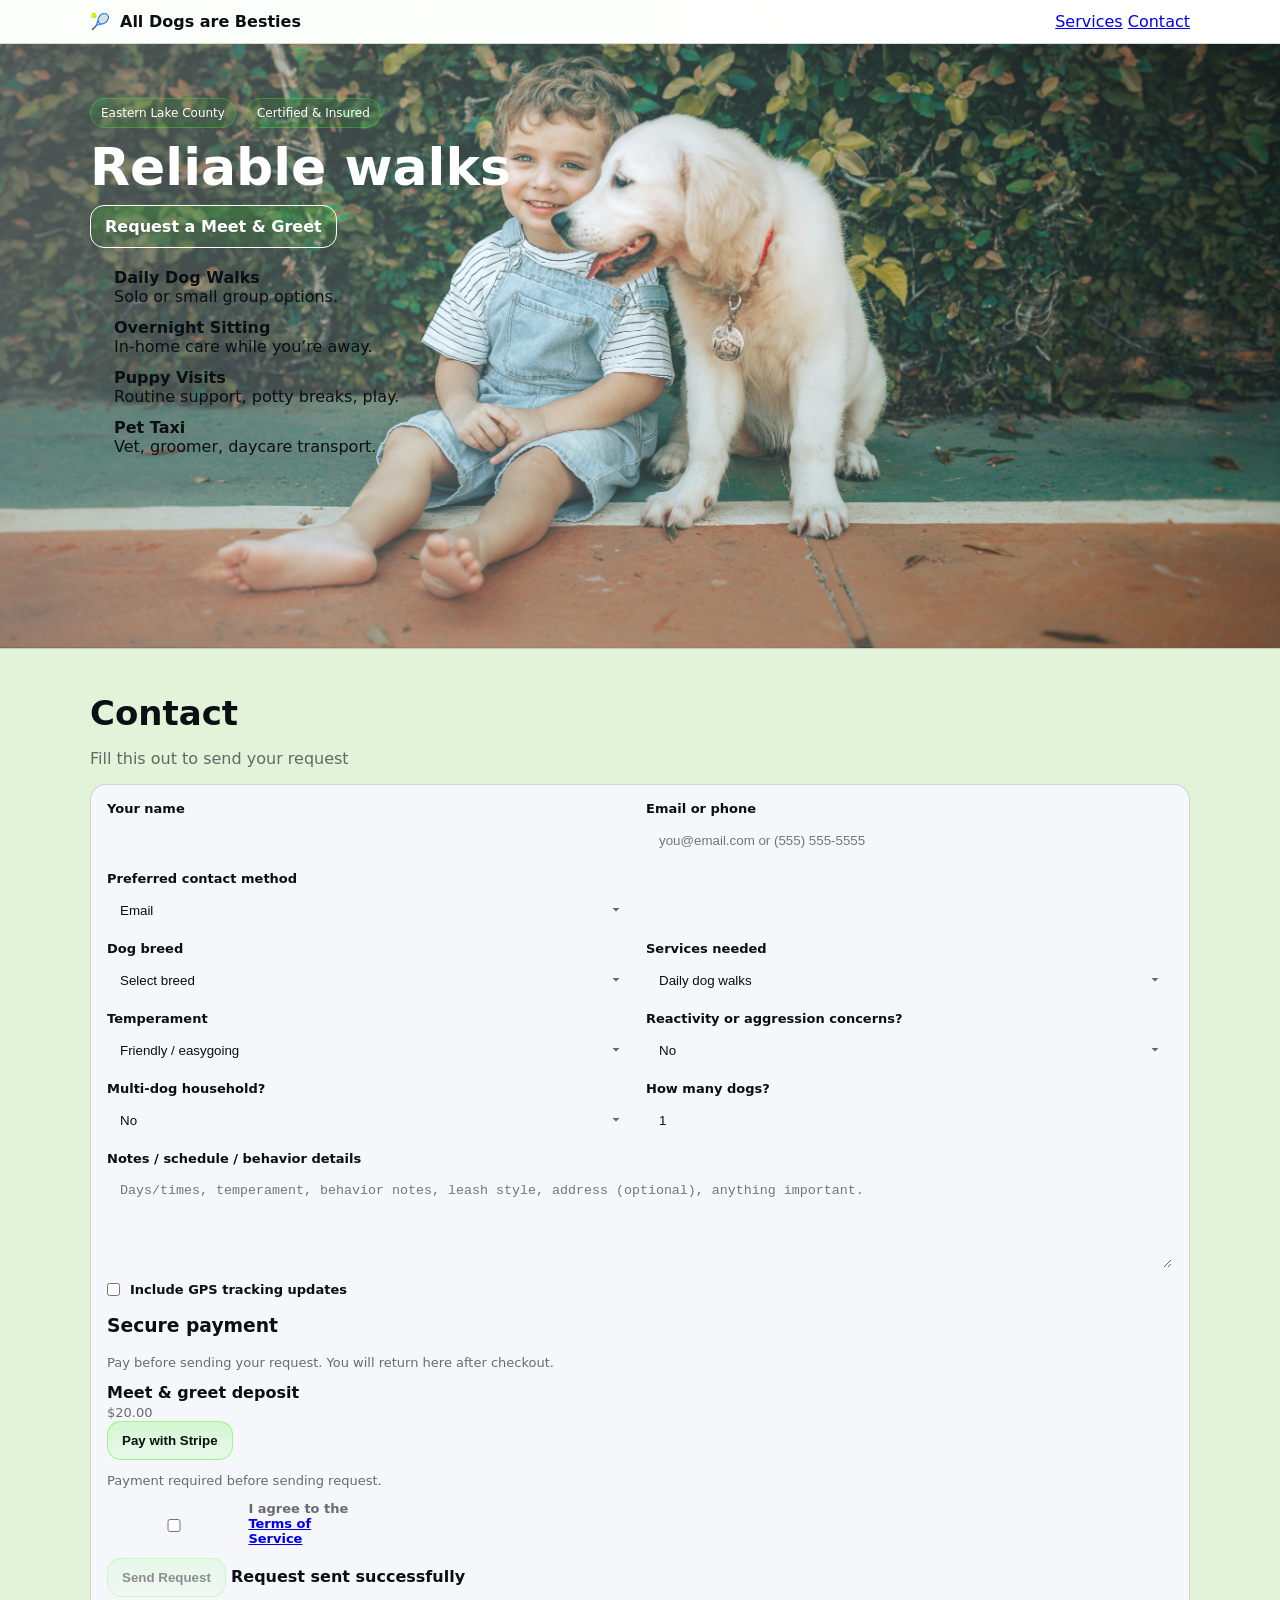
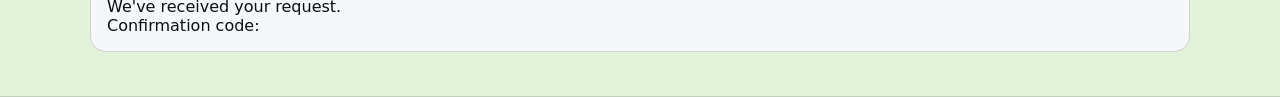
<file: index.html>
<!doctype html>
<html lang="en">
<head>
  <meta charset="utf-8" />
  <meta name="viewport" content="width=device-width, initial-scale=1.0">
  <title>All Dogs are Besties</title>
  <link rel="stylesheet" href="styles.css" />
</head>
<body>
  <!-- DEPLOY MARKER: 2026-02-26-TEST-777 -->
  <header class="topbar">
    <div class="container">
      <a class="brand" href="#top">
        <span aria-hidden="true">🎾</span>
        <span><span class="brand-strong">All Dogs are Besties</span></span>
      </a>

      <nav class="nav">
        <a href="#services">Services</a>
        <a href="#contact">Contact</a>
      </nav>
    </div>
  </header>

  <main id="top">
    <div class="mobile-cta">
  <div class="container">
    <a class="btn mobile-cta-btn" href="#contact">Request a Meet & Greet</a>
  </div>
</div>
    <section class="hero">
    <div class="container"> 
        <p class="chips">
          
          <span class="chip">Eastern Lake County</span>
          <span class="chip">Certified & Insured</span>
        </p>

        <h1>Reliable walks </h1>
         

        <a class="btn" href="#contact">Request a Meet & Greet</a>
        <div class="hero-services hero-services-left">
  <div class="hero-svc"><strong>Daily Dog Walks</strong><br><span>Solo or small group options.</span></div>
  <div class="hero-svc"><strong>Overnight Sitting</strong><br><span>In-home care while you’re away.</span></div>
</div>

<div class="hero-services hero-services-right">
  <div class="hero-svc"><strong>Puppy Visits</strong><br><span>Routine support, potty breaks, play.</span></div>
  <div class="hero-svc"><strong>Pet Taxi</strong><br><span>Vet, groomer, daycare transport.</span></div>
</div>
     </div>
    </section>
<section class="mobile-services">
  <div class="container">
    <h2>Our Services</h2>

    <a class="mobile-service-card" href="#contact">Dog Walking</a>
    <a class="mobile-service-card" href="#contact">Overnight Pet Sitting</a>
    <a class="mobile-service-card" href="#contact">Pet Taxi</a>
    <a class="mobile-service-card" href="#contact">Contact Us</a>
  </div>
</section>
    <!-- #5 CONTACT FORM PARAMETERS -->
    <section id="contact" class="section dark">
      <div class="container">
        <h2>Contact</h2>
      <p class="muted">Fill this out to send your request</p>
     <form id="contactForm" class="form">
          <div class="row">
            <label>
              Your name
              <input type="text" name="name" autocomplete="name" required />
            </label>

            <label>
              Email or phone
              <input name="reply" required placeholder="you@email.com or (555) 555-5555" />
            </label>
          </div>
         <div class="row">
            <label>
              Preferred contact method
              <select name="pref">
                <option>Email</option>
                <option>Text</option>
                <option>Phone call</option>
              </select>
            </label>
          </div>

          <div class="row">
            <label>
  Dog breed
  <select name="breed">
<option value="">Select breed</option>
<optgroup label="Small (under 25 lbs)">
<option>Boston Terrier</option>
<option>Cavalier King Charles Spaniel</option>
<option>Chihuahua</option>
<option>Dachshund</option>
<option>French Bulldog</option>
<option>Havanese</option>
<option>Italian Greyhound</option>
<option>Jack Russell Terrier</option>
<option>Maltese</option>
<option>Miniature Pinscher</option>
<option>Miniature Schnauzer</option>
<option>Papillon</option>
<option>Pekingese</option>
<option>Pomeranian</option>
<option>Shih Tzu</option>
<option>Yorkshire Terrier</option>
</optgroup>
    <optgroup label="Medium (40–70 lbs)">
<option>Australian Cattle Dog</option>
<option>Australian Shepherd</option>
<option>Belgian Malinois</option>
<option>Bernedoodle (Standard)</option>
<option>Border Collie</option>
<option>Boxer</option>
<option>Brittany</option>
<option>Collie</option>
<option>Dalmatian</option>
<option>English Springer Spaniel</option>
<option>German Shorthaired Pointer</option>
<option>Goldendoodle (Standard)</option>
<option>Golden Retriever</option>
<option>Labradoodle (Standard)</option>
<option>Labrador Retriever</option>
<option>Siberian Husky</option>
<option>Standard Poodle</option>
<option>Vizsla</option>
<option>Weimaraner</option>
    </optgroup>

    <optgroup label="Large (70–100 lbs)">
<option>Akita</option>
<option>Alaskan Malamute</option>
<option>American Bulldog</option>
<option>Belgian Tervuren</option>
<option>Bloodhound</option>
<option>Bullmastiff</option>
<option>Cane Corso</option>
<option>Chesapeake Bay Retriever</option>
<option>Doberman Pinscher</option>
<option>German Shepherd</option>
<option>Giant Schnauzer</option>
<option>Old English Sheepdog</option>
<option>Rhodesian Ridgeback</option>
<option>Rottweiler</option>
    </optgroup>
    <optgroup label="Common Mixes">
<option>Husky Mix</option>
<option>Lab Mix</option>
<option>Mixed Breed (Large)</option>
<option>Pit Bull Mix</option>
<option>Retriever Mix</option>
<option>Shepherd Mix</option>
    </optgroup>

    <option>Other</option>

  </select>
</label>
            <label>
              Services needed
              <select name="service">
                <option>Daily dog walks</option>
                <option>Puppy visits</option>
                <option>Overnight sitting</option>
                <option>Pet taxi</option>
                <option>Drop-in visit</option>
                <option>Not sure yet</option>
              </select>
            </label>
          </div>

 <!-- Temperament -->
<div class="row">
  <label>
    Temperament
    <select name="temperament">
      <option selected>Friendly / easygoing</option>
      <option>Shy / nervous</option>
      <option>High energy</option>
      <option>Protective / territorial</option>
      <option>Independent / stubborn</option>
      <option>Working / very driven</option>
      <option>Senior / low energy</option>
      <option>Puppy / in training</option>
      <option>Other / not sure</option>
    </select>
  </label>

  <label>
    Reactivity or aggression concerns?
    <select name="reactive">
      <option selected>No</option>
      <option>Yes</option>
    </select>
  </label>
</div>

<!-- Multi-dog household -->
<div class="row">
  <label>
    Multi-dog household?
    <select name="multidog">
      <option selected>No</option>
      <option>Yes</option>
    </select>
  </label>

  <label>
    How many dogs?
    <input name="numDogs" type="number" min="1" max="10" value="1" />
  </label>
</div>         <label>
  Notes / schedule / behavior details
  <textarea name="notes" rows="5" placeholder="Days/times, temperament, behavior notes, leash style, address (optional), anything important."></textarea>
</label>
          

          <label class="check">
            <input type="checkbox" name="gps" />
            Include GPS tracking updates
          </label>
<div aria-hidden="true" style="position:absolute; left:-9999px;">
  <label>
    Leave this blank
    <input type="text" name="company" tabindex="-1" autocomplete="off">
  </label>
</div>
<div class="cf-turnstile" data-sitekey="0x4AAAAAACphv1clToYJJyb-"></div>
<div class="pay-box" id="paymentSection">
  <h3>Secure payment</h3>
  <p class="muted small">Pay before sending your request. You will return here after checkout.</p>

  <div class="pay-row">
    <div>
      <strong>Meet &amp; greet deposit</strong><br>
      <span class="muted small">$20.00</span>
      <script src="https://challenges.cloudflare.com/turnstile/v0/api.js" async defer></script>
    </div>
    <button class="btn" type="button" id="payNowBtn">Pay with Stripe</button>
  </div>

  <p class="muted small" id="paymentStatus">Payment not started.</p>
</div>
<div style="margin:12px 0;">
  <label class="muted small" style="display:inline-flex; align-items:center; gap:8px;">
    <input type="checkbox" id="termsAgree" />
    <span>I agree to the <a href="terms.html" target="_blank" rel="noopener">Terms of Service</a></span>
  </label>
</div>
          <button class="btn" type="submit">Send Request</button>
      <div id="submitSuccessMessage" hidden style="margin-top:12px; padding:10px; border:1px solid #c8e6c9; background:#e8f5e9; border-radius:6px;"></div>
  <strong>Request sent successfully</strong><br>
  We've received your request.<br>
  Confirmation code: <span id="confirmationCode"></span>
</div>
          </form>
      </div>
    </section>
  </main>

  <script src="https://js.stripe.com/v3/"></script>
<script src="https://challenges.cloudflare.com/turnstile/v0/api.js" async defer></script>
<script src="app.js"></script>
<script>
  window.STRIPE_PUBLISHABLE_KEY = 'pk_test_51TB5FhCOwxNFJ6rEBCvP1l8ccEqqb75dijTZaP9H23GewkHIqhQVN3tpKOdrpop1Nbic0k2zTsF2yyCSmPLMBSwM00NnyeuOkq';
</script>
</body>
</html>
</file>
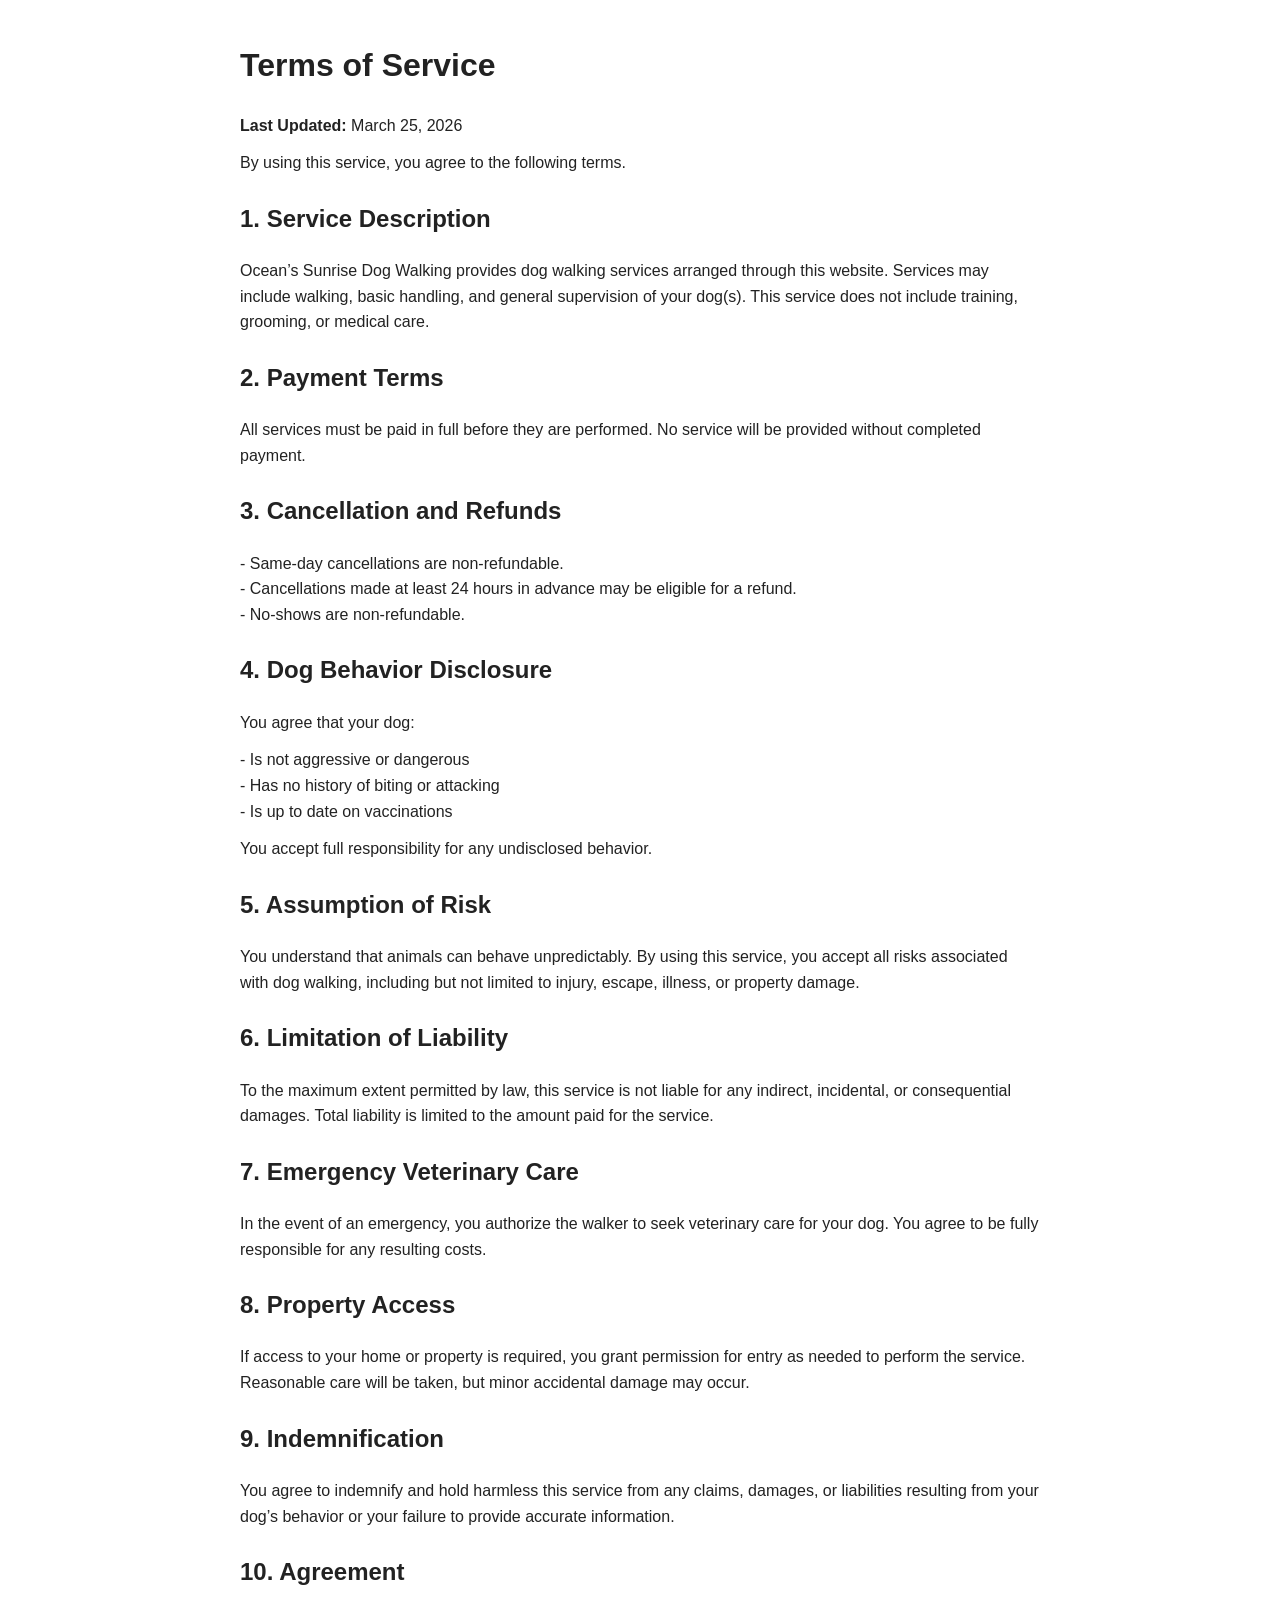
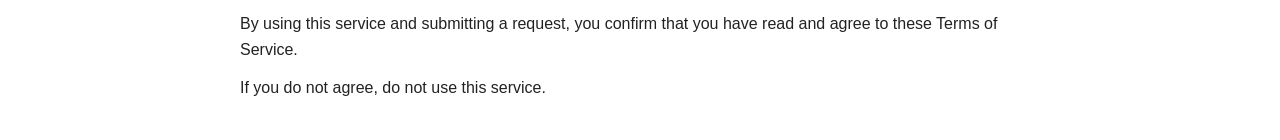
<file: terms.html>
<!DOCTYPE html>
<html lang="en">
<head>
  <meta charset="UTF-8" />
  <meta name="viewport" content="width=device-width, initial-scale=1.0"/>
  <title>Terms of Service</title>

  <style>
    body {
      font-family: Arial, sans-serif;
      line-height: 1.6;
      max-width: 800px;
      margin: 40px auto;
      padding: 0 16px;
      color: #222;
    }
    h1, h2 {
      margin-top: 24px;
    }
    p {
      margin: 12px 0;
    }
  </style>
</head>
<body>

<h1>Terms of Service</h1>
<p><strong>Last Updated:</strong> March 25, 2026</p>

<p>By using this service, you agree to the following terms.</p>

<h2>1. Service Description</h2>
<p>Ocean’s Sunrise Dog Walking provides dog walking services arranged through this website. Services may include walking, basic handling, and general supervision of your dog(s). This service does not include training, grooming, or medical care.</p>

<h2>2. Payment Terms</h2>
<p>All services must be paid in full before they are performed. No service will be provided without completed payment.</p>

<h2>3. Cancellation and Refunds</h2>
<p>
- Same-day cancellations are non-refundable.<br/>
- Cancellations made at least 24 hours in advance may be eligible for a refund.<br/>
- No-shows are non-refundable.
</p>

<h2>4. Dog Behavior Disclosure</h2>
<p>You agree that your dog:</p>
<p>
- Is not aggressive or dangerous<br/>
- Has no history of biting or attacking<br/>
- Is up to date on vaccinations
</p>

<p>You accept full responsibility for any undisclosed behavior.</p>

<h2>5. Assumption of Risk</h2>
<p>You understand that animals can behave unpredictably. By using this service, you accept all risks associated with dog walking, including but not limited to injury, escape, illness, or property damage.</p>

<h2>6. Limitation of Liability</h2>
<p>To the maximum extent permitted by law, this service is not liable for any indirect, incidental, or consequential damages. Total liability is limited to the amount paid for the service.</p>

<h2>7. Emergency Veterinary Care</h2>
<p>In the event of an emergency, you authorize the walker to seek veterinary care for your dog. You agree to be fully responsible for any resulting costs.</p>

<h2>8. Property Access</h2>
<p>If access to your home or property is required, you grant permission for entry as needed to perform the service. Reasonable care will be taken, but minor accidental damage may occur.</p>

<h2>9. Indemnification</h2>
<p>You agree to indemnify and hold harmless this service from any claims, damages, or liabilities resulting from your dog’s behavior or your failure to provide accurate information.</p>

<h2>10. Agreement</h2>
<p>By using this service and submitting a request, you confirm that you have read and agree to these Terms of Service.</p>

<p>If you do not agree, do not use this service.</p>

</body>
</html>
</file>
<file: styles.css>
:root{
  --bg:#edf7e9;
  --panel:#ffffff;
  --text:#0a0f14;
  --muted:rgba(10,15,20,.65);
  --border:rgba(10,15,20,.12);

  /* Fluorescent green */
  --accent:#39ff14;
  --accentGlow: rgba(57,255,20,.22);

  --radius:16px;
  --max:1100px;
  --pad:clamp(16px, 3vw, 28px);  
  --hero-image: url("helena-lopes-qpimACdCb2I-unsplash.jpg");
  --font: ui-sans-serif, system-ui, -apple-system, Segoe UI, Roboto, Arial; 
}


@media (prefers-color-scheme: dark){
  :root{
    --bg:#070a0b;
    --panel:#0f1517;
    --text:#eaf1f1;
    --muted:rgba(234,241,241,.75);
    --border:rgba(234,241,241,.14);

    --accent:#39ff14;
    --accentGlow:rgba(57,255,20,.22);
  }
}
*{box-sizing:border-box}
html,body{height:100%}
body{
  margin:0;
  font-family:var(--font);
  background:
    radial-gradient(900px 600px at 25% 10%, var(--accentGlow), transparent 60%),
    var(--bg);
  color:var(--text);
}

.container{width:min(var(--max), calc(100% - 2*var(--pad))); margin:0 auto;}

.topbar{
  position:sticky; top:0; z-index:10;
  padding:12px 0;
  background: rgba(255,255,255,.85);
  backdrop-filter: blur(10px);
  border-bottom:1px solid var(--border);
}
.topbar .container{display:flex; gap:12px; align-items:center; justify-content:space-between;}

.brand{display:flex; align-items:center; gap:10px; text-decoration:none; color:var(--text); font-weight:800;}
.brand strong{color:var(--accent);}
.dot{
  width:12px; height:12px; border-radius:999px;
  background:var(--accent);
  box-shadow: 0 0 0 6px rgba(57,255,20,.12), 0 0 30px rgba(57,255,20,.35);
}
.hero{
  position: relative;
  overflow: hidden;
}

.hero::before{
  content:"";
  position:absolute;
  inset:0;
  background-image:
    linear-gradient(90deg, rgba(255,255,255,.30), rgba(255,255,255,.08)),
    var(--hero-image);
  background-size: cover;
  background-position: center 72%;
  background-repeat: no-repeat;
  z-index: 0;
}

.hero .container{
  position: relative;
  z-index: 1;
}
.hero{padding:54px 0 400px;}
h1{margin:0 0 10px; font-size:clamp(30px, 4.3vw, 52px); line-height:1.05;}
.lead{max-width:65ch; color:rgba(234,241,241,.85); margin:0 0 18px;}

.chips{display:flex; gap:10px; flex-wrap:wrap; margin:0 0 12px;}
.chip{
  font-size:12px;
  padding:7px 10px;
  border-radius:999px;
  border:1px solid rgba(57,255,20,.35);
  background:rgba(57,255,20,.08);
}

.hero-services{
  position: absolute;
  left: 24px;
  z-index: 2;
  max-width: 320px;
}

.hero-services-left{
  bottom: -120px;
}

.hero-services-right{
  bottom: -220px;
  right: auto;
}

.hero-svc{
  margin-bottom: 12px;
}

.hero-services-right .hero-svc,
.hero-services-left .hero-svc{
  text-align: left;
}

.btn{
  display:inline-flex; align-items:center; justify-content:center;
  padding:11px 14px;
  border-radius:14px;
  border:1px solid rgba(57,255,20,.45);
  background:linear-gradient(180deg, rgba(57,255,20,.18), rgba(57,255,20,.06));
  color:var(--text);
  text-decoration:none;
  font-weight:800;
}
.btn:hover{border-color:rgba(57,255,20,.8); transform:translateY(-1px);}
.section{padding:44px 0;}
.section.dark{
  background:#e2f3da;
  border-top:1px solid var(--border);
  border-bottom:1px solid var(--border);
}
h2{margin:0 0 14px; font-size:clamp(22px, 2.7vw, 34px);}
.muted{color:var(--muted);}
.small{font-size: 13px;}

.grid{
  display:grid;
  grid-template-columns: repeat(2, minmax(0, 1fr));
  gap:14px;
}
.card{
  background: var(--panel);
  border:1px solid var(--border);
  border-radius:var(--radius);
  padding:16px;
}
.card h3{margin:0 0 6px;}
.card p{margin:0; color: var(--muted);}

.form{
  margin-top: 14px;
  border:1px solid var(--border);
  border-radius: var(--radius);
  padding: 16px;
  background: var(--panel);
}
  label{display:block; font-weight:700; font-size:13px; color:var(--text);}
input, select, textarea{
  width:100%;
  margin-top:6px;
  padding:10px 12px;
  border-radius: 12px;
  border:1px solid rgba(234,241,241,.16);
  background: var(--panel);
  color: var(--text);
  padding-right: 36px;
  outline: none;
  }
select {
  appearance: none;
  -webkit-appearance: none;
  -moz-appearance: none;
  background-image: url("data:image/svg+xml,%3Csvg xmlns='http://www.w3.org/2000/svg' viewBox='0 0 20 20'%3E%3Cpath fill='%23666' d='M5 7l5 5 5-5'/%3E%3C/svg%3E");
  background-repeat: no-repeat;
  background-position: right 10px center;
  background-size: 14px;
}
input:focus, select:focus, textarea:focus{
  border-color: rgba(57,255,20,.6);
  box-shadow: 0 0 0 4px rgba(57,255,20,.12);
}
.row{
  display:grid;
  grid-template-columns: 1fr 1fr;
  gap: 12px;
  margin-bottom: 12px;
}
.check{
  margin: 10px 0 14px;
  display:flex;
  gap:10px;
  align-items:center;
  font-weight: 650;
}
.check input{width:auto; margin:0;}
@media (max-width: 820px){
  .row{grid-template-columns: 1fr;}
  .grid{grid-template-columns: 1fr;}
} 
  :root {
    --bg:#ffffff;
    --panel:#f5f7fa;  
    --text:#0a0f14;
    --muted:rgba(10,15,20,.6);
    --border:rgba(10,15,20,.15);

    --accent:#39ff14;
    --accentGlow:rgba(57,255,20,.18);
  }

  /* Fix hero text visibility in light mode */
@media (prefers-color-scheme: light){
  .hero h1,
  .hero p{
    color:#ffffff;
  }

  .hero .badge{
    color:#ffffff;
  }

  .hero .btn{
    color:#ffffff;
    border-color:#ffffff;
  }

}
.hero{
  position: relative;
}

.hero-dog-label{
    position: absolute;
  top: 46%;
  right: 0px;
  transform: translateY(-50%);
  font-size: 4rem;
  font-weight: 800;
  color: #0a0f14;
  background: none;
  padding: 0;
  text-shadow: none;
}

@media (prefers-color-scheme: light){
  .hero-dog-label{
    color: #0a0f14;
  }
}
.mobile-cta,
.mobile-services{
  display:none;
}

@media (max-width: 820px){
  .mobile-cta{
    display:block;
    background:#fff;
    padding:14px 0 10px;
  }

  .mobile-cta-btn{
    display:block;
    width:100%;
    text-align:center;
    font-size:20px;
    padding:14px 16px;
    border-radius:16px;
  }

  .hero h1,
  .hero-services,
  .chips,
  .hero-dog-label,
  .hero .btn{
    display:none !important;
  }

  .hero{
    padding:0 !important;
    min-height:auto !important;
  }

  .hero .container{
    padding:0 !important;
    max-width:none;
    width:100%;
  }

  .hero::before{
    position:relative;
    display:block;
    content:"";
    width:100%;
    min-height:420px;
    background-image:var(--hero-image);
    background-size:cover;
    background-position:center;
  }

  .mobile-services{
    display:block;
    background:#fff;
    padding:18px 0 28px;
  }

  .mobile-services .container{
    width:min(var(--max), calc(100% - 2*var(--pad)));
    margin:0 auto;
  }

  .mobile-services h2{
    text-align:center;
    margin:0 0 16px;
    font-size:26px;
  }

  .mobile-service-card{
    display:block;
    text-align:center;
    text-decoration:none;
    font-weight:800;
    font-size:18px;
    margin:0 0 12px;
    padding:14px 16px;
    border-radius:16px;
    border:1px solid rgba(57,255,20,.45);
    background:linear-gradient(180deg, rgba(57,255,20,.18), rgba(57,255,20,.06));
    color:var(--text);
  }
}
button:disabled,
.btn:disabled {
  opacity: 0.45;
  cursor: not-allowed;
  pointer-events: none;
}
</file>
